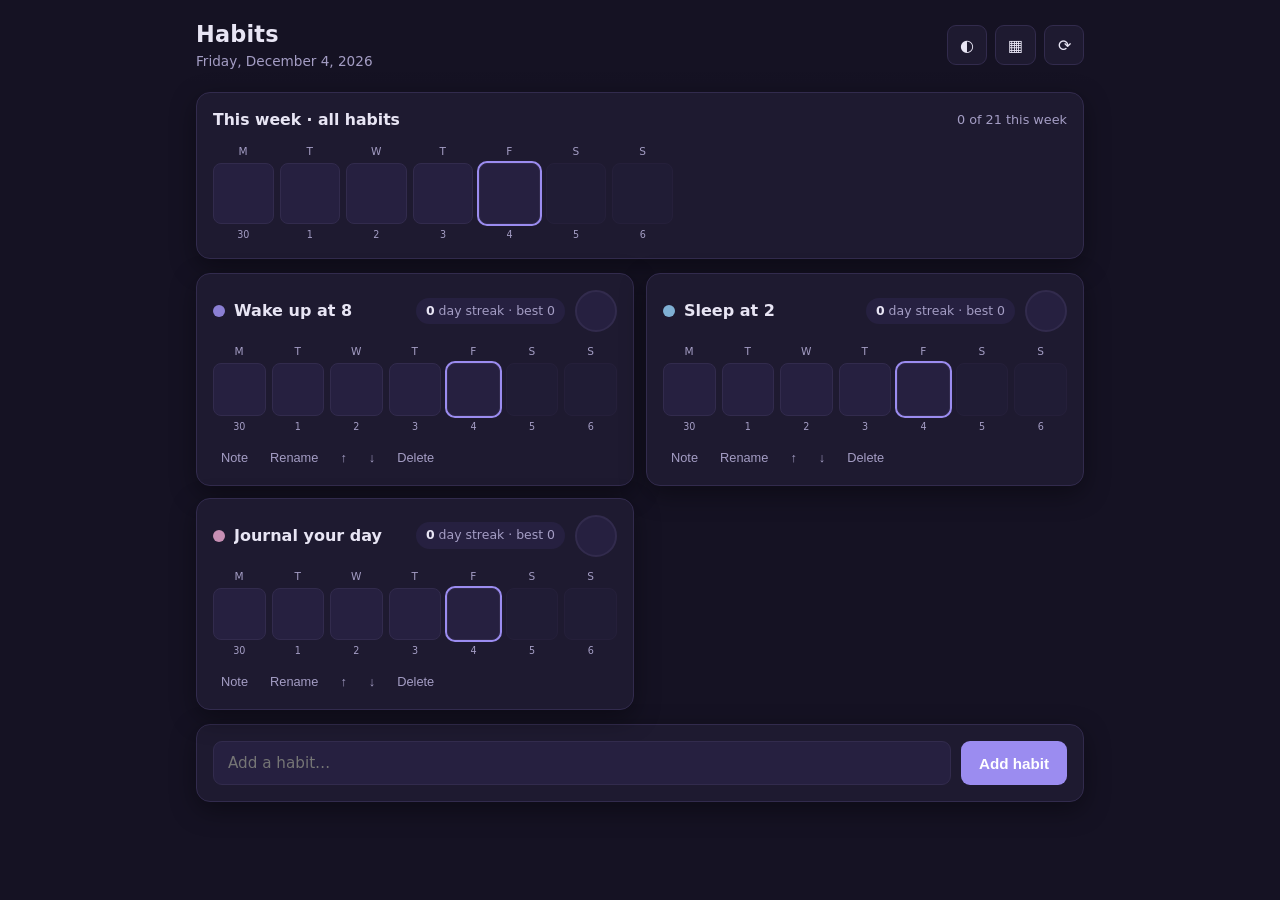
<file: index.html>
<!DOCTYPE html>
<html lang="en" data-theme="dark">
<head>
  <meta charset="UTF-8">
  <meta name="viewport" content="width=device-width, initial-scale=1.0">
  <title>Habit Tracker</title>
  <meta name="description" content="A minimal, ad-free habit tracker. Data stays in your own Google Drive.">
  <link rel="stylesheet" href="css/styles.css">
</head>
<body>
  <header class="topbar">
    <div class="brand">
      <h1>Habits</h1>
      <p id="todayLabel" class="muted"></p>
    </div>
    <div class="actions">
      <button id="themeToggle" class="icon-btn" title="Toggle light / dark" aria-label="Toggle theme">◐</button>
      <a href="stats.html" class="icon-btn" title="Stats &amp; heatmaps" aria-label="Stats">▦</a>
      <button id="syncBtn" class="icon-btn" title="Sync with Google Drive" aria-label="Sync">⟳</button>
    </div>
  </header>

  <main>
    <section class="card">
      <div class="row between" style="margin-bottom:12px">
        <h2>This week · all habits</h2>
        <span id="combinedStat" class="muted" style="font-size:.8rem"></span>
      </div>
      <div id="combinedWeek" class="week-strip"></div>
    </section>

    <section id="habitList" class="habits"></section>

    <section class="card add">
      <input id="newHabit" type="text" placeholder="Add a habit…" maxlength="60" aria-label="New habit name">
      <button id="addBtn" class="btn">Add habit</button>
    </section>

    <p id="syncStatus" class="muted sync-status"></p>
  </main>

  <template id="habitTemplate">
    <article class="habit card">
      <div class="habit-head row between">
        <div class="habit-title">
          <span class="dot"></span>
          <h3 class="name"></h3>
        </div>
        <div class="habit-meta">
          <span class="streak"></span>
          <button class="tick" title="Mark today" aria-label="Mark today"></button>
        </div>
      </div>
      <div class="week-strip"></div>
      <div class="habit-tools">
        <button class="link-btn note-btn">Note</button>
        <button class="link-btn rename-btn">Rename</button>
        <button class="link-btn move-btn" data-dir="-1">↑</button>
        <button class="link-btn move-btn" data-dir="1">↓</button>
        <button class="link-btn danger delete-btn">Delete</button>
      </div>
      <div class="note-editor">
        <textarea placeholder="Optional note for today…"></textarea>
        <p class="note-hint muted">Saved automatically. Notes are per habit, per day.</p>
      </div>
    </article>
  </template>

  <script src="https://accounts.google.com/gsi/client" async defer></script>
  <script type="module" src="js/app.js"></script>
</body>
</html>
</file>
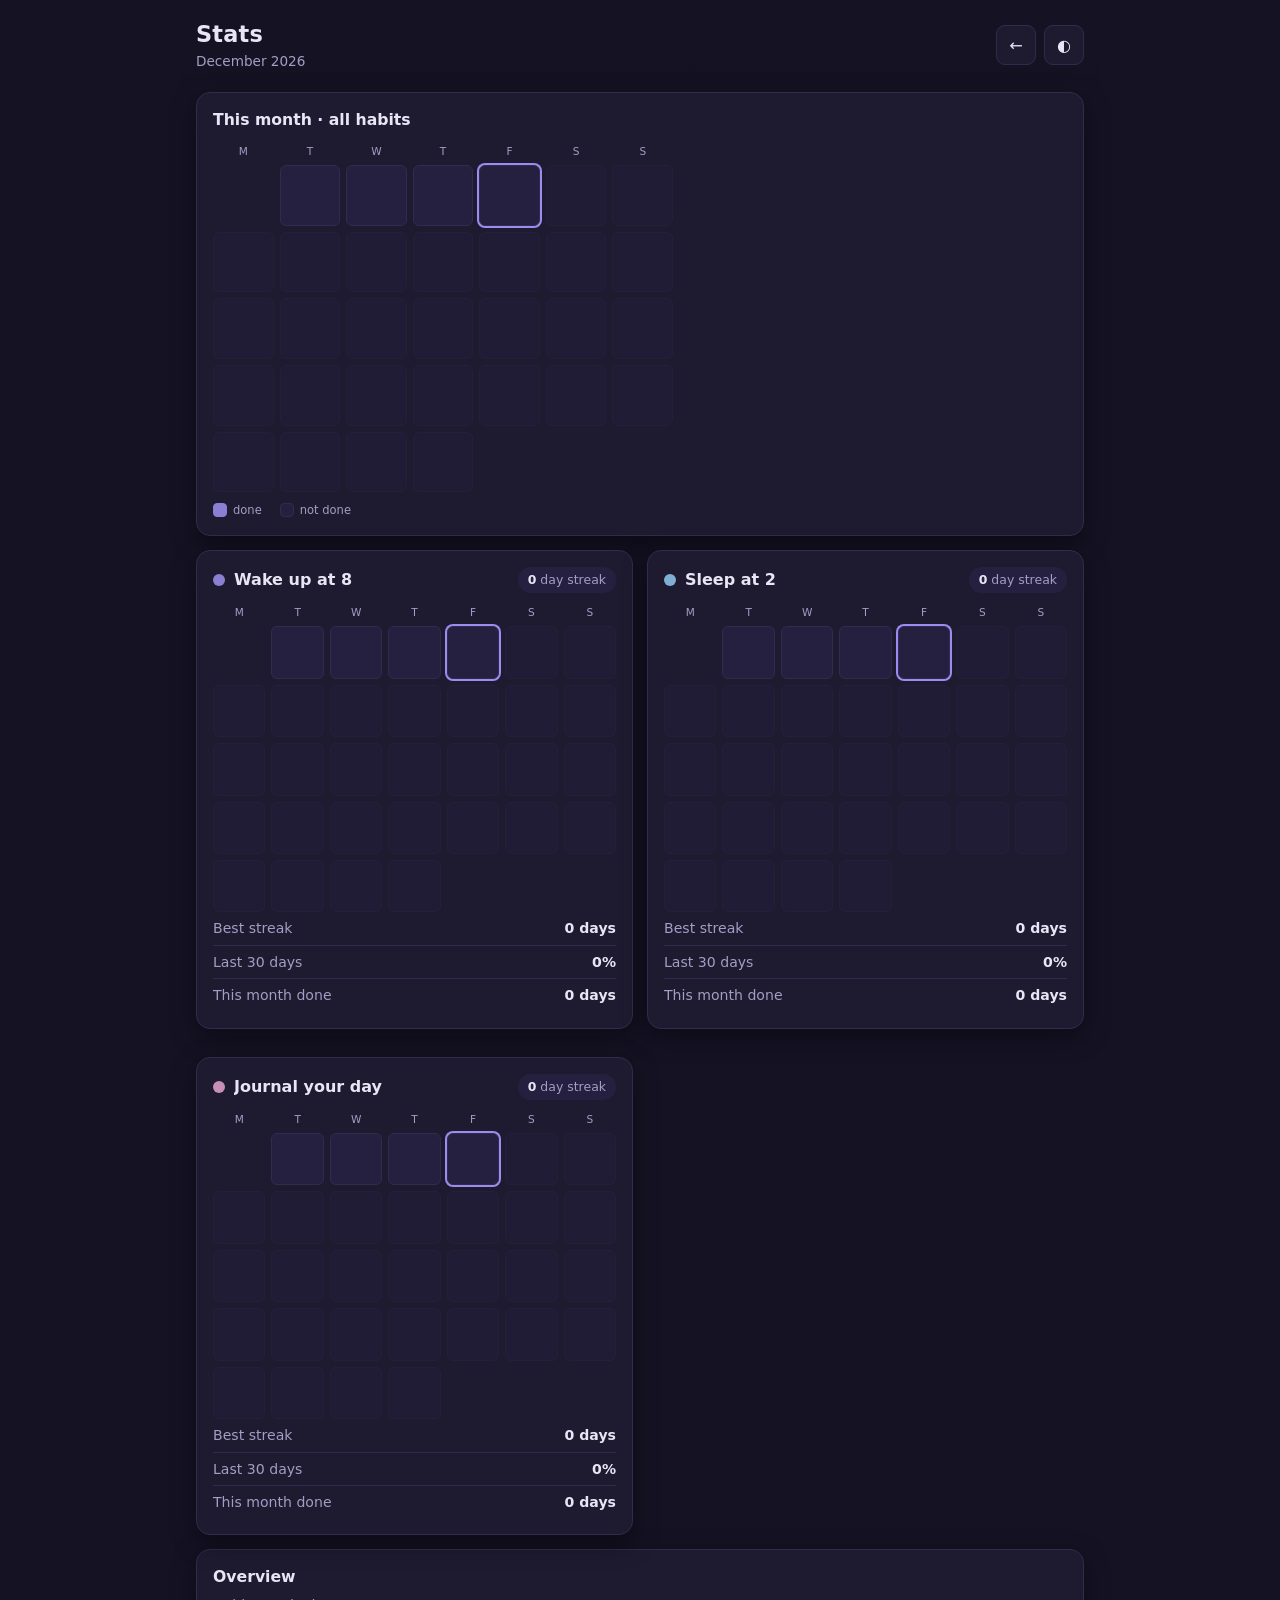
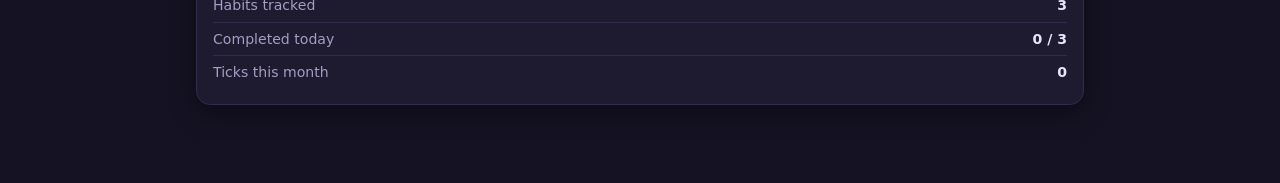
<file: stats.html>
<!DOCTYPE html>
<html lang="en" data-theme="dark">
<head>
  <meta charset="UTF-8">
  <meta name="viewport" content="width=device-width, initial-scale=1.0">
  <title>Habit Tracker · Stats</title>
  <link rel="stylesheet" href="css/styles.css">
</head>
<body>
  <header class="topbar">
    <div class="brand">
      <h1>Stats</h1>
      <p id="monthLabel" class="muted"></p>
    </div>
    <div class="actions">
      <a href="index.html" class="icon-btn" title="Back to habits" aria-label="Back">←</a>
      <button id="themeToggle" class="icon-btn" title="Toggle light / dark" aria-label="Toggle theme">◐</button>
    </div>
  </header>

  <main>
    <section class="card">
      <h2>This month · all habits</h2>
      <div id="combinedMonth" class="month-grid"></div>
      <div class="legend">
        <span class="cell cell--done"></span> done
        <span class="cell" style="margin-left:12px"></span> not done
      </div>
    </section>

    <div id="statCards" class="stats-grid"></div>

    <section class="card" id="overallCard">
      <h2>Overview</h2>
      <div id="overall"></div>
    </section>
  </main>

  <template id="statCardTemplate">
    <section class="card">
      <div class="row between" style="margin-bottom:6px">
        <div class="habit-title"><span class="dot"></span><h3 class="name"></h3></div>
        <span class="streak"></span>
      </div>
      <div class="month-grid"></div>
      <div class="stat-rows"></div>
    </section>
  </template>

  <script type="module" src="js/charts.js"></script>
</body>
</html>
</file>
<file: css/styles.css>
/* ============================================================
   Habit Tracker — styles
   Themes: dark (soft bluish-purple) and light (soft off-white).
   Everything is responsive from a small phone up to a wide PC.
   ============================================================ */

:root {
  --radius: 14px;
  --radius-sm: 9px;
  --maxw: 920px;
  --font: system-ui, -apple-system, "Segoe UI", Roboto, "Helvetica Neue", Arial, sans-serif;
}

/* ---- dark: soft bluish-purple, low contrast, easy on the eyes ---- */
[data-theme="dark"] {
  --bg: #151223;
  --surface: #1e1a30;
  --surface-2: #262040;
  --text: #e8e5f4;
  --text-muted: #a49dc4;
  --border: #322b4d;
  --accent: #9b8cf0;
  --accent-ink: #ffffff;
  --accent-soft: rgba(155, 140, 240, 0.18);
  --done: #8b7fd4;
  --danger: #e08aa6;
  --shadow: 0 8px 26px rgba(0, 0, 0, 0.38);
}

/* ---- light: soft off-white ---- */
[data-theme="light"] {
  --bg: #f7f6fb;
  --surface: #ffffff;
  --surface-2: #f1eff8;
  --text: #2b2740;
  --text-muted: #6f6889;
  --border: #e4e1ef;
  --accent: #6c5fc7;
  --accent-ink: #ffffff;
  --accent-soft: rgba(108, 95, 199, 0.12);
  --done: #6c5fc7;
  --danger: #c0506e;
  --shadow: 0 8px 22px rgba(60, 50, 120, 0.10);
}

* { box-sizing: border-box; }

html, body { margin: 0; padding: 0; }

body {
  font-family: var(--font);
  background: var(--bg);
  color: var(--text);
  line-height: 1.45;
  -webkit-font-smoothing: antialiased;
  transition: background 0.25s ease, color 0.25s ease;
}

a { color: var(--accent); text-decoration: none; }

/* ---------------- top bar ---------------- */

.topbar {
  position: sticky;
  top: 0;
  z-index: 10;
  display: flex;
  align-items: center;
  justify-content: space-between;
  gap: 12px;
  max-width: var(--maxw);
  margin: 0 auto;
  padding: 18px 16px 12px;
  background: linear-gradient(var(--bg) 70%, transparent);
}

.brand h1 { font-size: 1.4rem; margin: 0; letter-spacing: 0.2px; }
.brand p { margin: 2px 0 0; font-size: 0.85rem; }

.actions { display: flex; gap: 8px; }

.icon-btn {
  display: inline-flex;
  align-items: center;
  justify-content: center;
  min-width: 40px;
  height: 40px;
  padding: 0 12px;
  border: 1px solid var(--border);
  background: var(--surface);
  color: var(--text);
  border-radius: var(--radius-sm);
  font-size: 1rem;
  cursor: pointer;
  transition: background 0.18s, border-color 0.18s, transform 0.06s;
}
.icon-btn:hover { border-color: var(--accent); }
.icon-btn:active { transform: scale(0.97); }

main {
  max-width: var(--maxw);
  margin: 0 auto;
  padding: 8px 16px 64px;
}

/* ---------------- cards ---------------- */

.card {
  background: var(--surface);
  border: 1px solid var(--border);
  border-radius: var(--radius);
  box-shadow: var(--shadow);
  padding: 16px;
  margin-bottom: 14px;
}

.row { display: flex; align-items: center; gap: 10px; }
.between { justify-content: space-between; }
.muted { color: var(--text-muted); }
h2 { font-size: 0.98rem; margin: 0; font-weight: 600; }

/* ---------------- heatmap cells ---------------- */

.week-strip {
  display: grid;
  grid-template-columns: repeat(7, 1fr);
  gap: 6px;
  max-width: 460px;
}

.daycell {
  display: flex;
  flex-direction: column;
  align-items: center;
  gap: 4px;
  cursor: pointer;
  user-select: none;
}

.daycell .dow { font-size: 0.66rem; color: var(--text-muted); text-transform: uppercase; letter-spacing: 0.04em; }
.daycell .dotday { font-size: 0.6rem; color: var(--text-muted); }

.cell {
  width: 100%;
  aspect-ratio: 1 / 1;
  border-radius: 8px;
  border: 1px solid var(--border);
  background: var(--surface-2);
  transition: background 0.15s, border-color 0.15s, transform 0.06s;
}
.cell--done { background: var(--done); border-color: var(--done); }
.cell--today { box-shadow: 0 0 0 2px var(--accent); }
.cell--future { opacity: 0.35; cursor: default; }
.daycell:hover .cell:not(.cell--future) { transform: scale(1.06); }

/* combined strip uses inline opacity for intensity */
.cell--combo { border-color: var(--border); }

/* ---------------- habit cards ---------------- */

.habits {
  display: grid;
  grid-template-columns: 1fr;
  gap: 12px;
  margin-bottom: 14px;
}

@media (min-width: 720px) {
  .habits { grid-template-columns: 1fr 1fr; }
}

.habit { margin-bottom: 0; }

.habit-head { margin-bottom: 12px; }

.habit-title { display: flex; align-items: center; gap: 9px; min-width: 0; }
.habit-title .dot {
  width: 12px; height: 12px; border-radius: 50%;
  background: var(--accent); flex: 0 0 auto;
}
.habit-title h3 {
  font-size: 1rem; margin: 0; font-weight: 600;
  white-space: nowrap; overflow: hidden; text-overflow: ellipsis;
}

.habit-meta { display: flex; align-items: center; gap: 10px; }

.streak {
  font-size: 0.78rem;
  color: var(--text-muted);
  background: var(--surface-2);
  border-radius: 999px;
  padding: 4px 10px;
  white-space: nowrap;
}
.streak b { color: var(--text); }

.tick {
  width: 42px; height: 42px;
  border-radius: 50%;
  border: 2px solid var(--border);
  background: var(--surface-2);
  cursor: pointer;
  position: relative;
  transition: background 0.15s, border-color 0.15s, transform 0.08s;
  flex: 0 0 auto;
}
.tick:hover { border-color: var(--accent); }
.tick:active { transform: scale(0.94); }
.tick::after {
  content: "";
  position: absolute;
  inset: 0;
  margin: auto;
  width: 12px; height: 7px;
  border-left: 3px solid transparent;
  border-bottom: 3px solid transparent;
  transform: rotate(-45deg) translate(1px, -1px);
  transition: border-color 0.15s;
}
.tick--done { background: var(--done); border-color: var(--done); }
.tick--done::after { border-left-color: var(--accent-ink); border-bottom-color: var(--accent-ink); }

.habit-tools {
  display: flex;
  gap: 6px;
  margin-top: 12px;
  flex-wrap: wrap;
}

.link-btn {
  border: none;
  background: transparent;
  color: var(--text-muted);
  font-size: 0.8rem;
  cursor: pointer;
  padding: 4px 8px;
  border-radius: 8px;
}
.link-btn:hover { background: var(--surface-2); color: var(--text); }
.link-btn.danger:hover { color: var(--danger); }

/* inline note editor */
.note-editor { margin-top: 10px; display: none; }
.note-editor.open { display: block; }
.note-editor textarea {
  width: 100%;
  min-height: 64px;
  resize: vertical;
  padding: 10px;
  border-radius: var(--radius-sm);
  border: 1px solid var(--border);
  background: var(--surface-2);
  color: var(--text);
  font-family: var(--font);
  font-size: 0.9rem;
}
.note-hint { font-size: 0.72rem; margin: 6px 0 0; }

/* ---------------- add habit ---------------- */

.add { display: flex; gap: 10px; }
.add input {
  flex: 1;
  padding: 12px 14px;
  border-radius: var(--radius-sm);
  border: 1px solid var(--border);
  background: var(--surface-2);
  color: var(--text);
  font-size: 0.95rem;
  font-family: var(--font);
}
.add input:focus { outline: none; border-color: var(--accent); }

.btn {
  border: none;
  background: var(--accent);
  color: var(--accent-ink);
  padding: 12px 18px;
  border-radius: var(--radius-sm);
  font-size: 0.95rem;
  font-weight: 600;
  cursor: pointer;
  white-space: nowrap;
  transition: filter 0.15s, transform 0.06s;
}
.btn:hover { filter: brightness(1.06); }
.btn:active { transform: scale(0.98); }

/* ---------------- sync status ---------------- */

.sync-status { font-size: 0.8rem; margin: 4px 2px 0; min-height: 1.2em; }
.sync-status.error { color: var(--danger); }

/* ---------------- stats page ---------------- */

.stats-grid {
  display: grid;
  grid-template-columns: 1fr;
  gap: 14px;
}
@media (min-width: 820px) {
  .stats-grid { grid-template-columns: 1fr 1fr; }
}

.month-grid {
  display: grid;
  grid-template-columns: repeat(7, 1fr);
  gap: 6px;
  margin-top: 12px;
  max-width: 460px;
}
.month-grid .dow {
  font-size: 0.66rem;
  color: var(--text-muted);
  text-align: center;
  text-transform: uppercase;
}
.month-grid .cell { border-radius: 6px; }
.month-grid .pad { visibility: hidden; }

.stat-row { display: flex; justify-content: space-between; padding: 6px 0; font-size: 0.88rem; }
.stat-row + .stat-row { border-top: 1px solid var(--border); }

.legend { display: flex; align-items: center; gap: 6px; font-size: 0.72rem; color: var(--text-muted); margin-top: 10px; }
.legend .cell { width: 14px; height: 14px; aspect-ratio: auto; border-radius: 4px; }

.empty-note { color: var(--text-muted); font-size: 0.9rem; }

@media (prefers-reduced-motion: reduce) {
  * { transition: none !important; }
}
</file>
